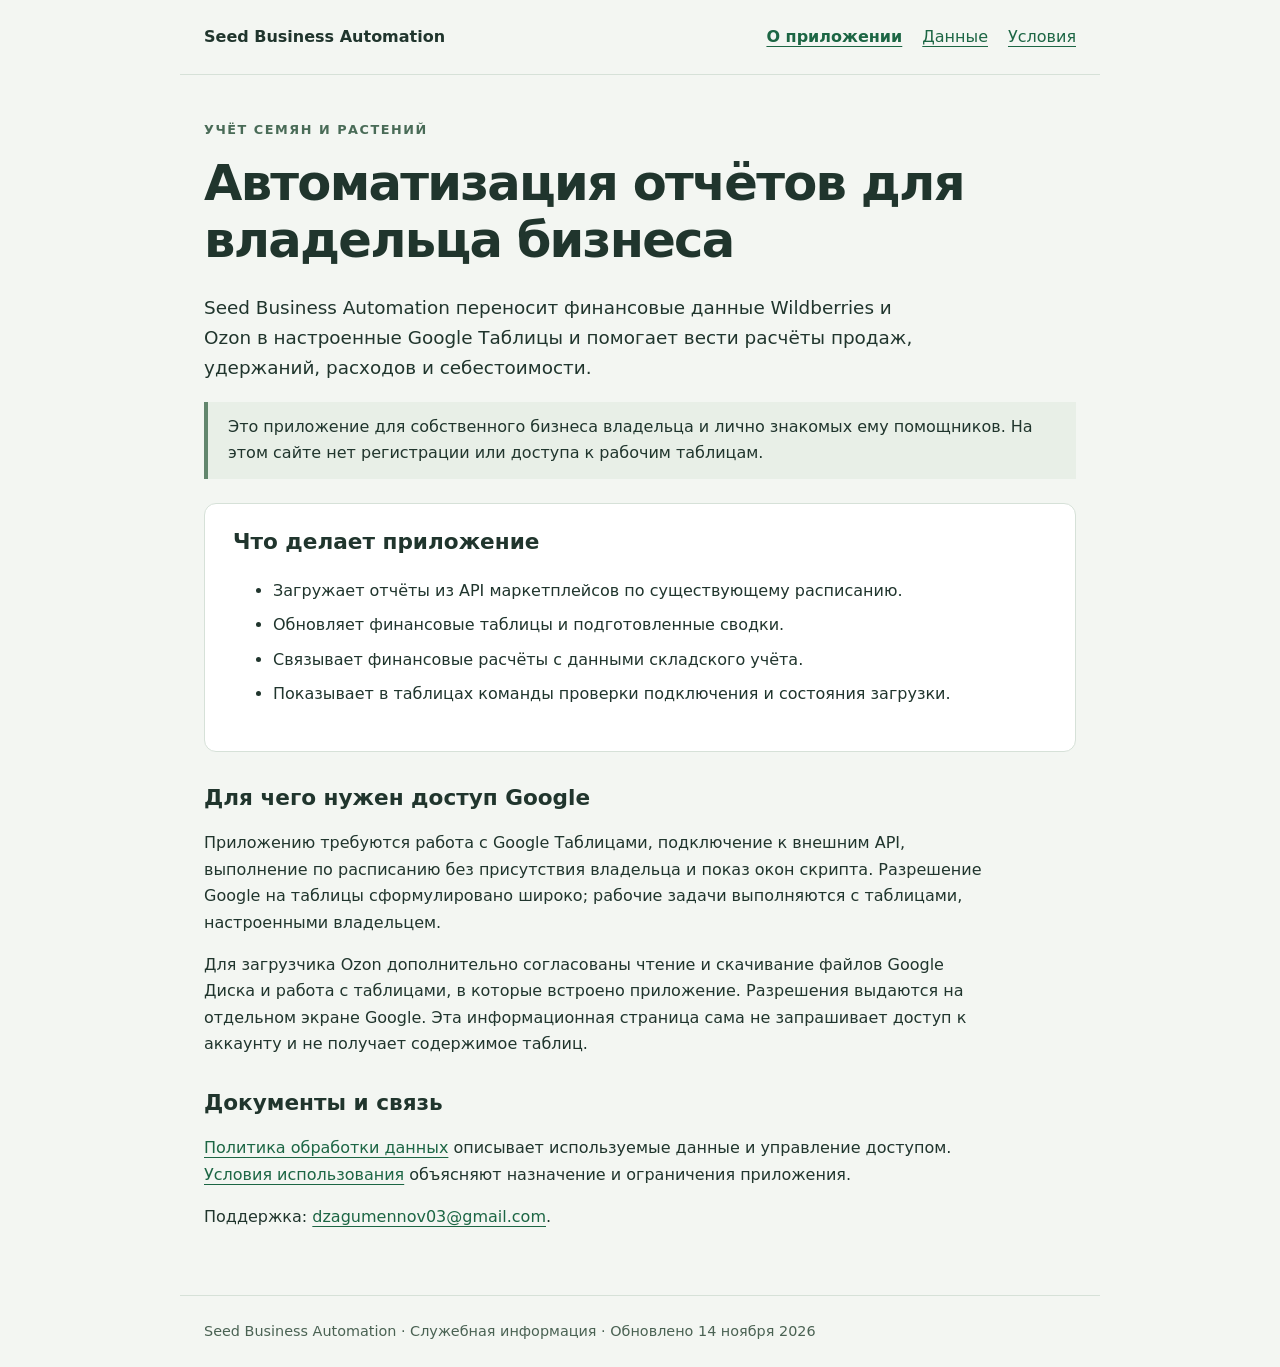
<file: index.html>
<!doctype html>
<html lang="ru"><head><meta charset="utf-8"><meta name="viewport" content="width=device-width,initial-scale=1"><title>Seed Business Automation — о приложении</title><meta name="description" content="Служебное приложение для учёта семян и растений: финансовые отчёты Wildberries и Ozon в Google Таблицах."><link rel="stylesheet" href="style.css"></head>
<body><header><a class="brand" href="index.html">Seed Business Automation</a><nav aria-label="Основное меню"><a aria-current="page" href="index.html">О приложении</a><a href="privacy.html">Данные</a><a href="terms.html">Условия</a></nav></header>
<main><div class="eyebrow">Учёт семян и растений</div><h1>Автоматизация отчётов для владельца бизнеса</h1><p class="lead">Seed Business Automation переносит финансовые данные Wildberries и Ozon в настроенные Google Таблицы и помогает вести расчёты продаж, удержаний, расходов и себестоимости.</p>
<div class="notice">Это приложение для собственного бизнеса владельца и лично знакомых ему помощников. На этом сайте нет регистрации или доступа к рабочим таблицам.</div>
<section class="card"><h2>Что делает приложение</h2><ul><li>Загружает отчёты из API маркетплейсов по существующему расписанию.</li><li>Обновляет финансовые таблицы и подготовленные сводки.</li><li>Связывает финансовые расчёты с данными складского учёта.</li><li>Показывает в таблицах команды проверки подключения и состояния загрузки.</li></ul></section>
<h2>Для чего нужен доступ Google</h2><p>Приложению требуются работа с Google Таблицами, подключение к внешним API, выполнение по расписанию без присутствия владельца и показ окон скрипта. Разрешение Google на таблицы сформулировано широко; рабочие задачи выполняются с таблицами, настроенными владельцем.</p>
<p>Для загрузчика Ozon дополнительно согласованы чтение и скачивание файлов Google Диска и работа с таблицами, в которые встроено приложение. Разрешения выдаются на отдельном экране Google. Эта информационная страница сама не запрашивает доступ к аккаунту и не получает содержимое таблиц.</p>
<h2>Документы и связь</h2><p><a href="privacy.html">Политика обработки данных</a> описывает используемые данные и управление доступом. <a href="terms.html">Условия использования</a> объясняют назначение и ограничения приложения.</p><p>Поддержка: <a href="mailto:dzagumennov03@gmail.com">dzagumennov03@gmail.com</a>.</p></main>
<footer>Seed Business Automation · Служебная информация · Обновлено 14 ноября 2026</footer></body></html>
</file>
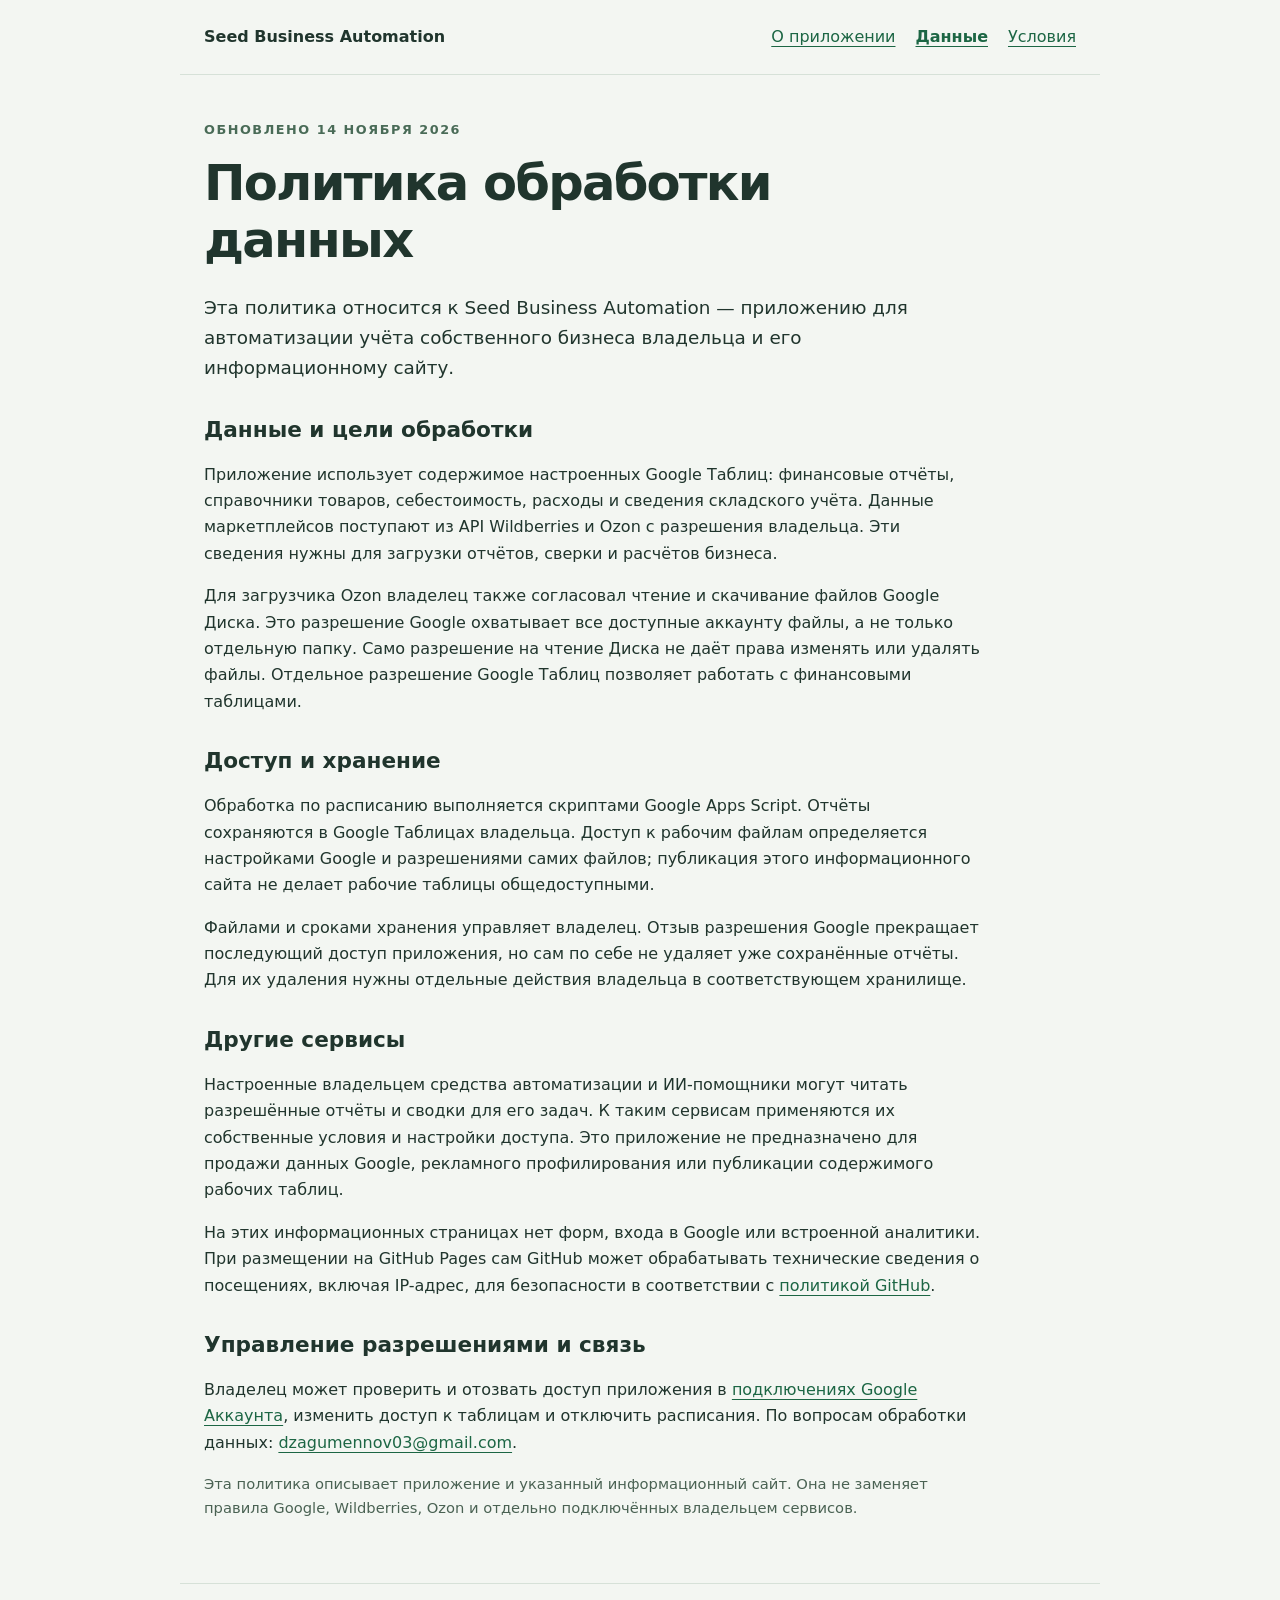
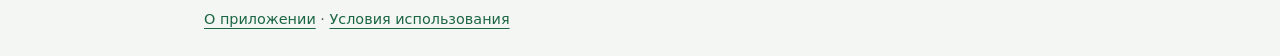
<file: privacy.html>
<!doctype html>
<html lang="ru"><head><meta charset="utf-8"><meta name="viewport" content="width=device-width,initial-scale=1"><title>Политика обработки данных — Seed Business Automation</title><link rel="stylesheet" href="style.css"></head>
<body><header><a class="brand" href="index.html">Seed Business Automation</a><nav aria-label="Основное меню"><a href="index.html">О приложении</a><a aria-current="page" href="privacy.html">Данные</a><a href="terms.html">Условия</a></nav></header>
<main><div class="eyebrow">Обновлено 14 ноября 2026</div><h1>Политика обработки данных</h1><p class="lead">Эта политика относится к Seed Business Automation — приложению для автоматизации учёта собственного бизнеса владельца и его информационному сайту.</p>
<h2>Данные и цели обработки</h2><p>Приложение использует содержимое настроенных Google Таблиц: финансовые отчёты, справочники товаров, себестоимость, расходы и сведения складского учёта. Данные маркетплейсов поступают из API Wildberries и Ozon с разрешения владельца. Эти сведения нужны для загрузки отчётов, сверки и расчётов бизнеса.</p>
<p>Для загрузчика Ozon владелец также согласовал чтение и скачивание файлов Google Диска. Это разрешение Google охватывает все доступные аккаунту файлы, а не только отдельную папку. Само разрешение на чтение Диска не даёт права изменять или удалять файлы. Отдельное разрешение Google Таблиц позволяет работать с финансовыми таблицами.</p>
<h2>Доступ и хранение</h2><p>Обработка по расписанию выполняется скриптами Google Apps Script. Отчёты сохраняются в Google Таблицах владельца. Доступ к рабочим файлам определяется настройками Google и разрешениями самих файлов; публикация этого информационного сайта не делает рабочие таблицы общедоступными.</p><p>Файлами и сроками хранения управляет владелец. Отзыв разрешения Google прекращает последующий доступ приложения, но сам по себе не удаляет уже сохранённые отчёты. Для их удаления нужны отдельные действия владельца в соответствующем хранилище.</p>
<h2>Другие сервисы</h2><p>Настроенные владельцем средства автоматизации и ИИ-помощники могут читать разрешённые отчёты и сводки для его задач. К таким сервисам применяются их собственные условия и настройки доступа. Это приложение не предназначено для продажи данных Google, рекламного профилирования или публикации содержимого рабочих таблиц.</p><p>На этих информационных страницах нет форм, входа в Google или встроенной аналитики. При размещении на GitHub Pages сам GitHub может обрабатывать технические сведения о посещениях, включая IP-адрес, для безопасности в соответствии с <a href="https://docs.github.com/en/site-policy/privacy-policies/github-general-privacy-statement">политикой GitHub</a>.</p>
<h2>Управление разрешениями и связь</h2><p>Владелец может проверить и отозвать доступ приложения в <a href="https://myaccount.google.com/connections">подключениях Google Аккаунта</a>, изменить доступ к таблицам и отключить расписания. По вопросам обработки данных: <a href="mailto:dzagumennov03@gmail.com">dzagumennov03@gmail.com</a>.</p>
<p class="small">Эта политика описывает приложение и указанный информационный сайт. Она не заменяет правила Google, Wildberries, Ozon и отдельно подключённых владельцем сервисов.</p></main>
<footer><a href="index.html">О приложении</a> · <a href="terms.html">Условия использования</a></footer></body></html>
</file>
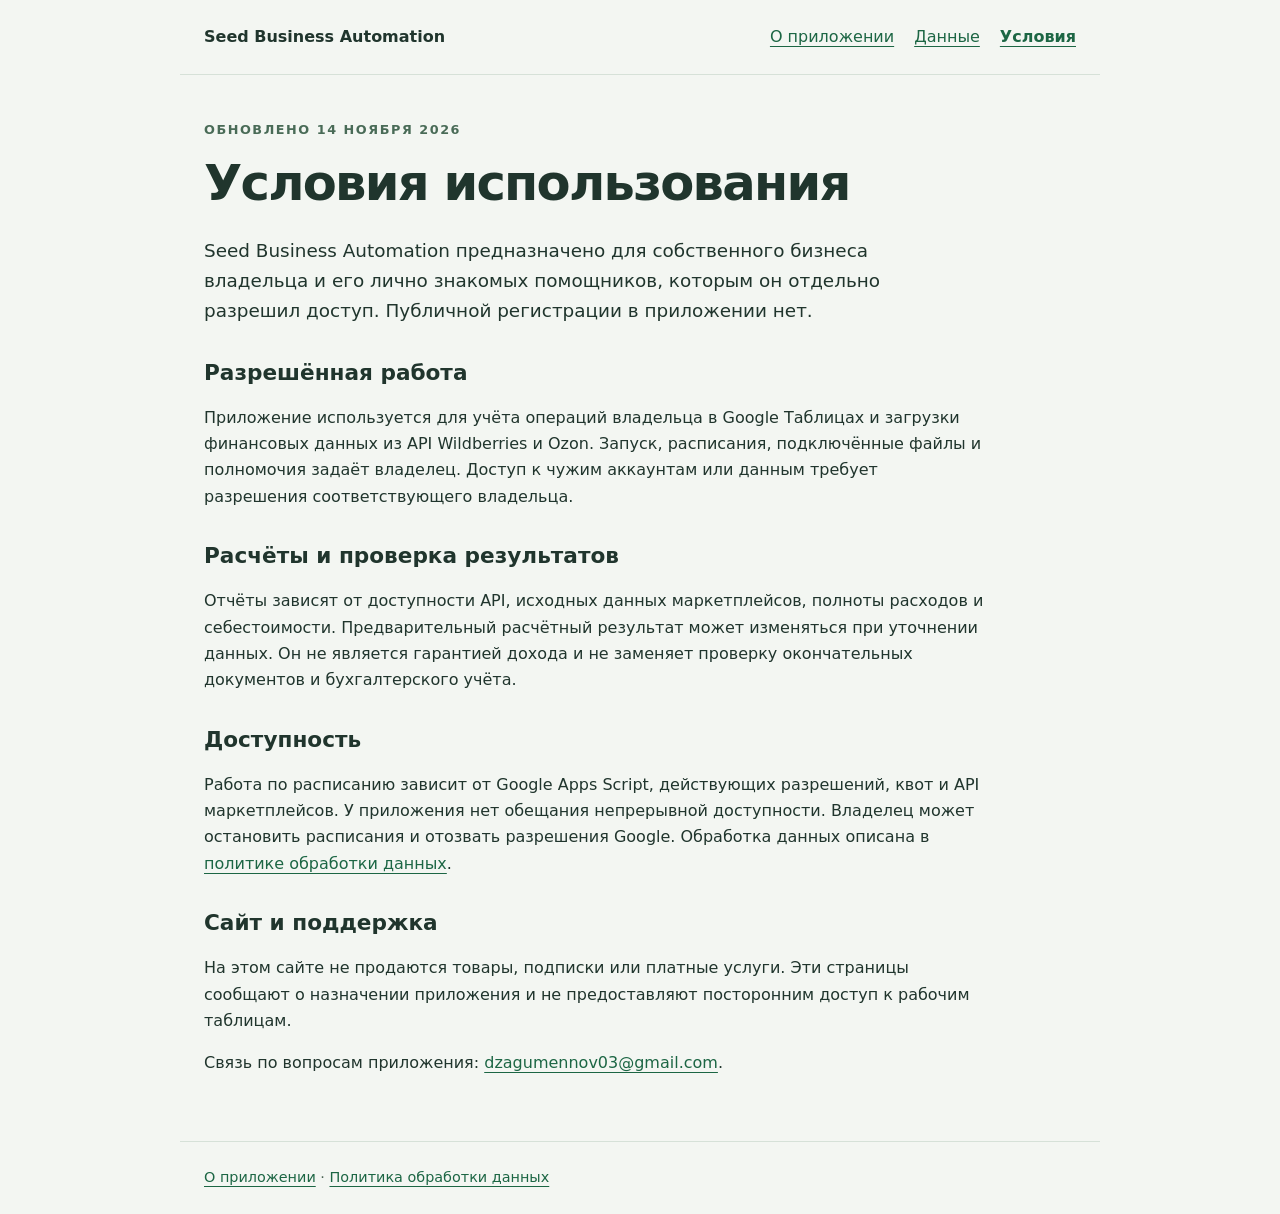
<file: terms.html>
<!doctype html>
<html lang="ru"><head><meta charset="utf-8"><meta name="viewport" content="width=device-width,initial-scale=1"><title>Условия использования — Seed Business Automation</title><link rel="stylesheet" href="style.css"></head>
<body><header><a class="brand" href="index.html">Seed Business Automation</a><nav aria-label="Основное меню"><a href="index.html">О приложении</a><a href="privacy.html">Данные</a><a aria-current="page" href="terms.html">Условия</a></nav></header>
<main><div class="eyebrow">Обновлено 14 ноября 2026</div><h1>Условия использования</h1><p class="lead">Seed Business Automation предназначено для собственного бизнеса владельца и его лично знакомых помощников, которым он отдельно разрешил доступ. Публичной регистрации в приложении нет.</p>
<h2>Разрешённая работа</h2><p>Приложение используется для учёта операций владельца в Google Таблицах и загрузки финансовых данных из API Wildberries и Ozon. Запуск, расписания, подключённые файлы и полномочия задаёт владелец. Доступ к чужим аккаунтам или данным требует разрешения соответствующего владельца.</p>
<h2>Расчёты и проверка результатов</h2><p>Отчёты зависят от доступности API, исходных данных маркетплейсов, полноты расходов и себестоимости. Предварительный расчётный результат может изменяться при уточнении данных. Он не является гарантией дохода и не заменяет проверку окончательных документов и бухгалтерского учёта.</p>
<h2>Доступность</h2><p>Работа по расписанию зависит от Google Apps Script, действующих разрешений, квот и API маркетплейсов. У приложения нет обещания непрерывной доступности. Владелец может остановить расписания и отозвать разрешения Google. Обработка данных описана в <a href="privacy.html">политике обработки данных</a>.</p>
<h2>Сайт и поддержка</h2><p>На этом сайте не продаются товары, подписки или платные услуги. Эти страницы сообщают о назначении приложения и не предоставляют посторонним доступ к рабочим таблицам.</p><p>Связь по вопросам приложения: <a href="mailto:dzagumennov03@gmail.com">dzagumennov03@gmail.com</a>.</p></main>
<footer><a href="index.html">О приложении</a> · <a href="privacy.html">Политика обработки данных</a></footer></body></html>
</file>
<file: style.css>
:root{font-family:system-ui,-apple-system,"Segoe UI",sans-serif;color:#20352d;background:#f3f6f2;line-height:1.65;font-synthesis:none}*{box-sizing:border-box}body{margin:0}header,main,footer{max-width:920px;margin:auto;padding:24px}header{display:flex;align-items:center;justify-content:space-between;gap:20px;border-bottom:1px solid #d6e1d8}a{color:#1c6644;text-underline-offset:4px}nav{display:flex;gap:20px;flex-wrap:wrap}nav a[aria-current=page]{font-weight:700}main{padding-top:44px;padding-bottom:48px}h1{font-size:clamp(2rem,5vw,3.1rem);line-height:1.15;letter-spacing:-.035em;max-width:780px;margin:14px 0 24px}h2{font-size:1.35rem;line-height:1.3;margin-top:32px}.eyebrow{font-size:.8rem;letter-spacing:.12em;font-weight:700;text-transform:uppercase;color:#496b57}.lead{font-size:1.15rem;max-width:720px}.card{padding:24px 28px;background:#fff;border:1px solid #d6e1d8;border-radius:12px;margin:24px 0}.card h2:first-child{margin-top:0}.notice{border-left:4px solid #62866d;padding:12px 20px;background:#e8efe7}li{padding:4px 0}footer{border-top:1px solid #d6e1d8;font-size:.9rem;color:#4a6253}.small{font-size:.92rem;color:#4a6253}.brand{font-weight:700;text-decoration:none;color:#20352d}p{max-width:780px}a:focus-visible{outline:3px solid #c48e39;outline-offset:5px}@media(max-width:650px){header{display:block}nav{margin-top:16px;gap:12px 20px}header,main,footer{padding-left:20px;padding-right:20px}.card{padding:18px}main{padding-top:28px}}
</file>
